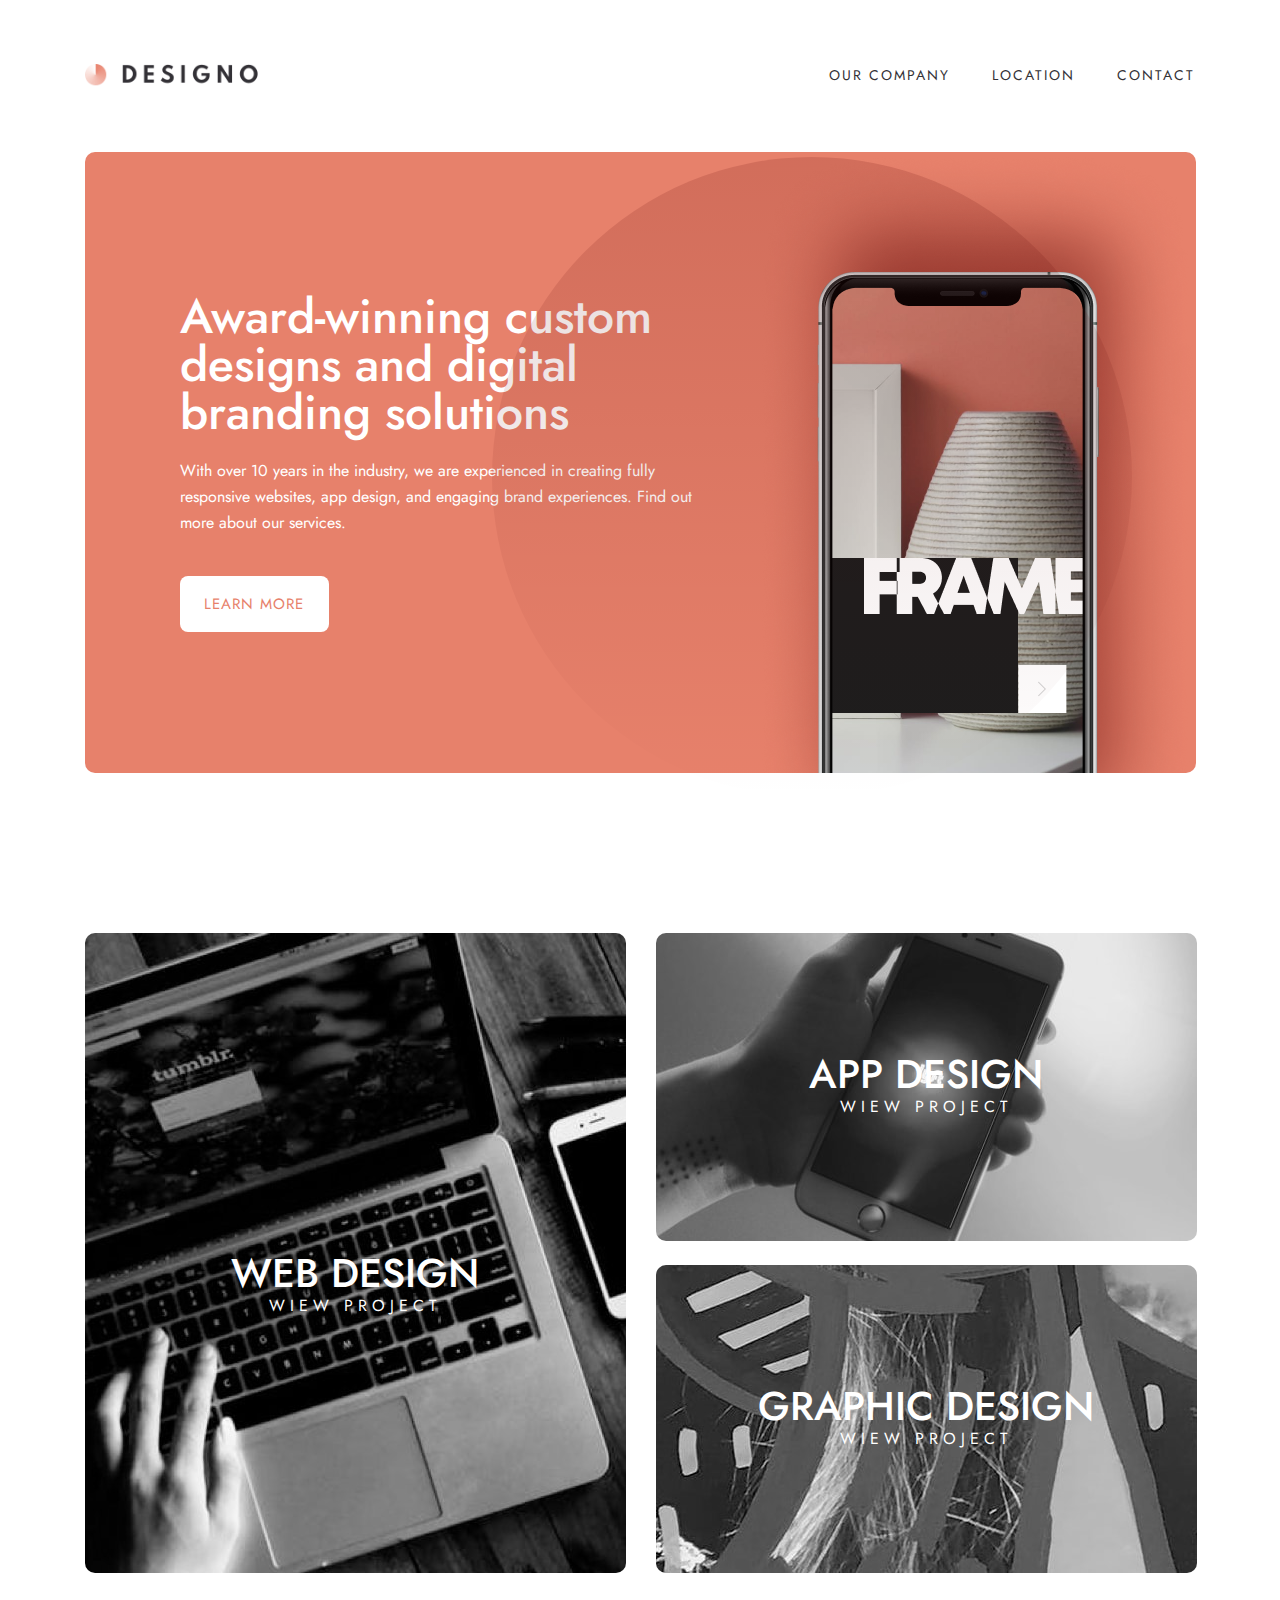
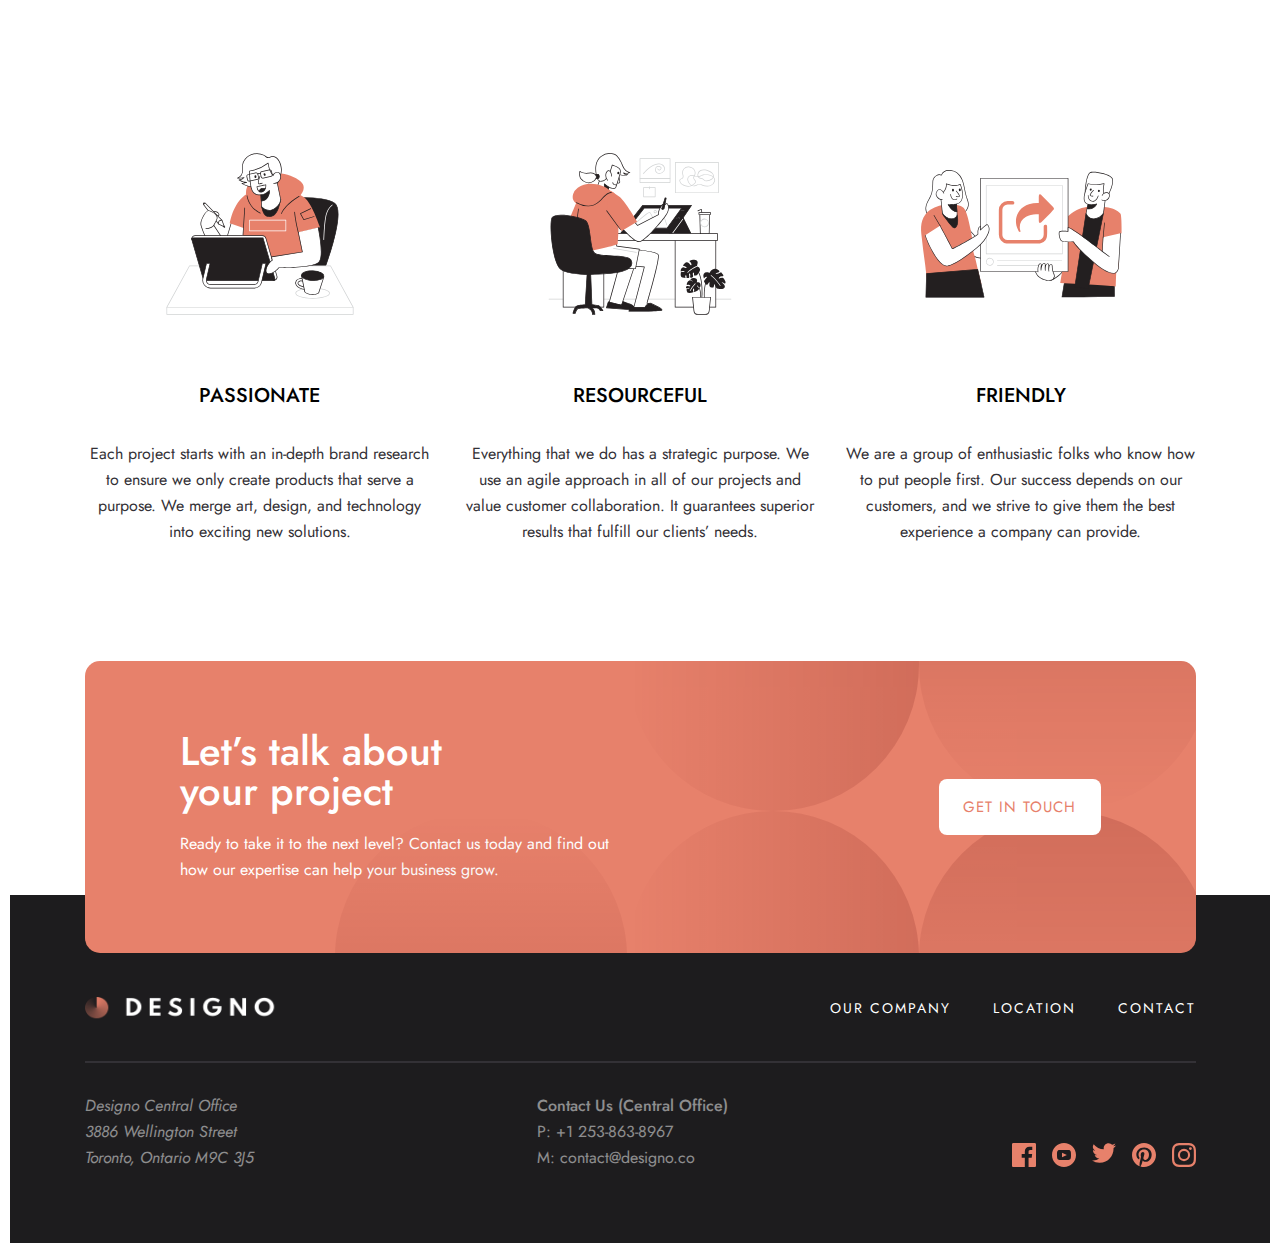
<file: index.html>
<!DOCTYPE html>
<html lang="en">
  <head>
    <meta charset="UTF-8" />
    <meta name="viewport" content="width=device-width, initial-scale=1.0" />
    <title>Home</title>
    <link rel="apple-touch-icon" sizes="180x180" href="/apple-touch-icon.png" />
    <link rel="icon" type="image/png" sizes="32x32" href="/favicon-32x32.png" />
    <link rel="icon" type="image/png" sizes="16x16" href="/favicon-16x16.png" />
    <link rel="manifest" href="/site.webmanifest" />
    <link rel="mask-icon" href="/safari-pinned-tab.svg" color="#00a5d4" />
    <meta name="msapplication-TileColor" content="#00a300" />
    <meta name="theme-color" content="#ffffff" />
    <link rel="stylesheet" href="./css/home.css" />
  </head>
  <body>
    <script></script>

    <header>
      <nav>
        <div class="container">
          <div class="navigation">
            <img src="./images/shared/desktop/logo-dark.png" alt="logo" />
            <a href="./menu.html">
              <img
                class="icon-hamburger"
                src="./images/shared/mobile/icon-hamburger.svg"
                alt="icon-hamburger"
            /></a>
            <ul class="menu">
              <li><a href="./pages/about.html">our company</a></li>
              <li><a href="./pages/location.html">location</a></li>
              <li><a href="./pages/contact.html">contact</a></li>
            </ul>
          </div>
        </div>
      </nav>
      <div class="container">
        <div class="award-winning-main">
          <div class="award-winning-main-title">
            <h1>Award-winning custom designs and digital branding solutions</h1>
            <p>
              With over 10 years in the industry, we are experienced in creating
              fully responsive websites, app design, and engaging brand
              experiences. Find out more about our services.
            </p>
            <div class="button">
              <a href="#" class="btn btn-on-dark">Learn More</a>
            </div>
          </div>
          <img src="./images/home/phone-img.png" alt="phone" />
          <img
            class="circle"
            src="./images/home/desktop/bg-pattern-hero-home.svg"
            alt="img"
          />
        </div>
      </div>
    </header>
    <main>
      <section>
        <div class="container">
          <div class="design-main">
            <a href="./pages/web-design.html">
              <div class="web-design">
                <h2>WEB DESIGN</h2>
                <p>WIEW PROJECT</p>
              </div>
            </a>
            <div class="app-fraphic-design">
              <a href="./pages/app-design.html">
                <div class="app-design">
                  <h2>APP DESIGN</h2>
                  <p>WIEW PROJECT</p>
                </div>
              </a>
              <a href="./pages/grapic-design.html">
                <div class="graphic-design">
                  <h2>GRAPHIC DESIGN</h2>
                  <p>WIEW PROJECT</p>
                </div>
              </a>
            </div>
          </div>
        </div>
      </section>
      <section>
        <div class="container">
          <div class="passionate-resourceful-frendly-main">
            <div class="passionate-resourceful-frendly">
              <img
                src="./images/home/desktop/illustration-passionate.svg"
                alt="passionate"
              />
              <div class="for-tablat-diiv">
                <h3>PASSIONATE</h3>
                <p>
                  Each project starts with an in-depth brand research to ensure
                  we only create products that serve a purpose. We merge art,
                  design, and technology into exciting new solutions.
                </p>
              </div>
            </div>
            <div class="passionate-resourceful-frendly">
              <img
                src="./images/home/desktop/illustration-resourceful.svg"
                alt="passionate"
              />
              <div class="for-tablat-diiv">
                <h3>RESOURCEFUL</h3>
                <p>
                  Everything that we do has a strategic purpose. We use an agile
                  approach in all of our projects and value customer
                  collaboration. It guarantees superior results that fulfill our
                  clients’ needs.
                </p>
              </div>
            </div>
            <div class="passionate-resourceful-frendly">
              <img
                src="./images/home/desktop/illustration-friendly.svg"
                alt="passionate"
              />
              <div class="for-tablat-diiv">
                <h3>FRIENDLY</h3>
                <p>
                  We are a group of enthusiastic folks who know how to put
                  people first. Our success depends on our customers, and we
                  strive to give them the best experience a company can provide.
                </p>
              </div>
            </div>
          </div>
        </div>
      </section>
    </main>
    <footer>
      <div class="container">
        <div class="footer-all">
          <div class="lets-talk-main">
            <div class="lets-talk-title">
              <h2>Let’s talk about your project</h2>
              <p>
                Ready to take it to the next level? Contact us today and find
                out how our expertise can help your business grow.
              </p>
            </div>
            <div class="lets-talk-btn">
              <a href="#" class="btn btn-on-dark">Get in touch</a>
            </div>
            <img
              class="footer-bg-img"
              src="./images/shared/desktop/bg-pattern-call-to-action.svg"
              alt="bg-pattern-call-to-action"
            />
          </div>
          <div class="designo-main">
            <div class="designo">
              <img src="./images/shared/desktop/logo-light.png" alt="designo" />
              <ul class="menu-footer">
                <li><a href="./pages/about.html">our company</a></li>
                <li><a href="./pages/location.html">location</a></li>
                <li><a href="./pages/contact.html">contact</a></li>
              </ul>
            </div>
            <span class="line"></span>
            <div class="nav-footer">
              <address class="address">
                <h4>Designo Central Office</h4>
                <p>3886 Wellington Street</p>
                <p>Toronto, Ontario M9C 3J5</p>
              </address>
              <div class="contact">
                <h4>Contact Us (Central Office)</h4>
                <a href="tel:+12538638967">P: +1 253-863-8967</a>
                <a href="mailto:contact@designo.co">M: contact@designo.co</a>
              </div>
              <div class="web-sites">
                <a href="https://www.facebook.com">
                  <img
                    src="./images/shared/desktop/icon-facebook.svg"
                    alt="icon-facebook"
                /></a>
                <a href="https://www.youtube.com">
                  <img
                    src="./images/shared/desktop/icon-youtube.svg"
                    alt="icon-instagram"
                /></a>
                <a href="https://www.twitter.com">
                  <img
                    src="./images/shared/desktop/icon-twitter.svg"
                    alt="icon-instagram"
                /></a>
                <a href="https://www.pinterest.com">
                  <img
                    src="./images/shared/desktop/icon-pinterest.svg"
                    alt="icon-instagram"
                /></a>
                <a href="https://www.instagram.com">
                  <img
                    src="./images/shared/desktop/icon-instagram.svg"
                    alt="icon-instagram"
                /></a>
              </div>
            </div>
          </div>
        </div>
      </div>
    </footer>
  </body>
</html>
</file>
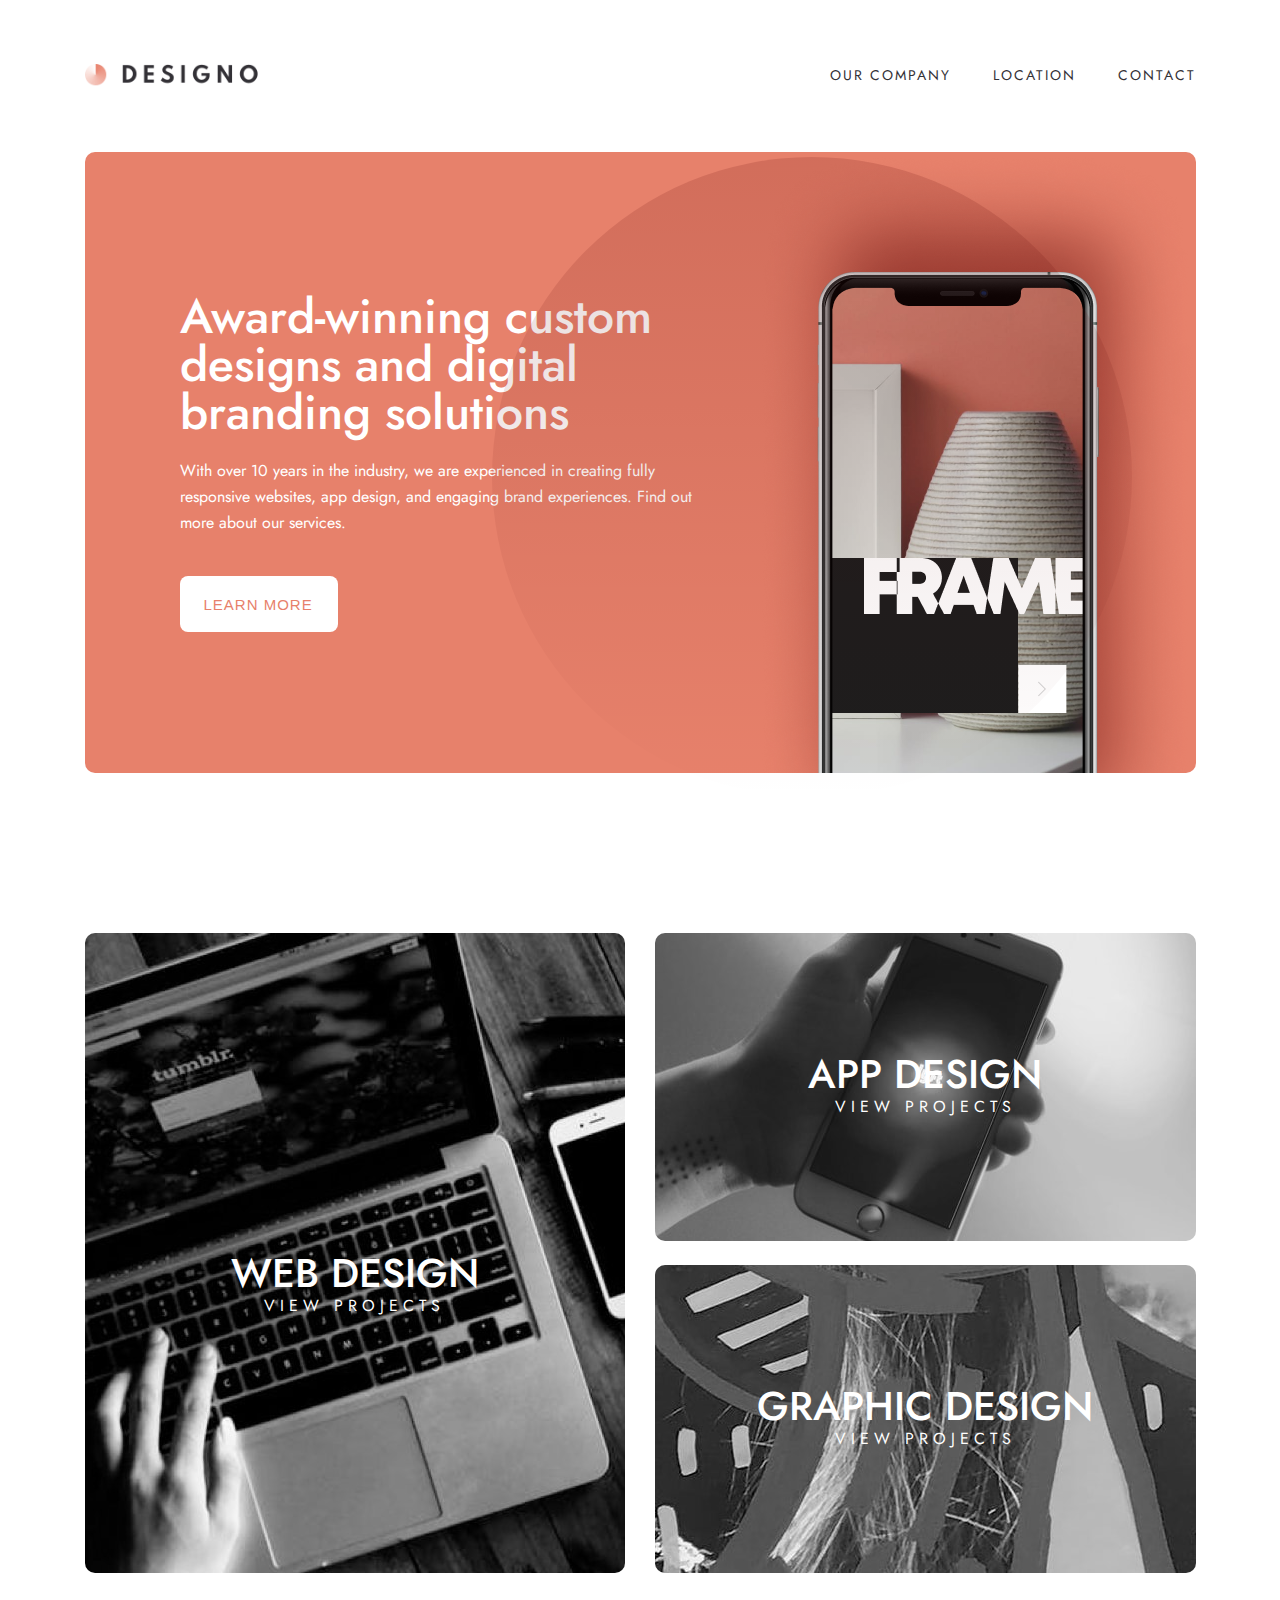
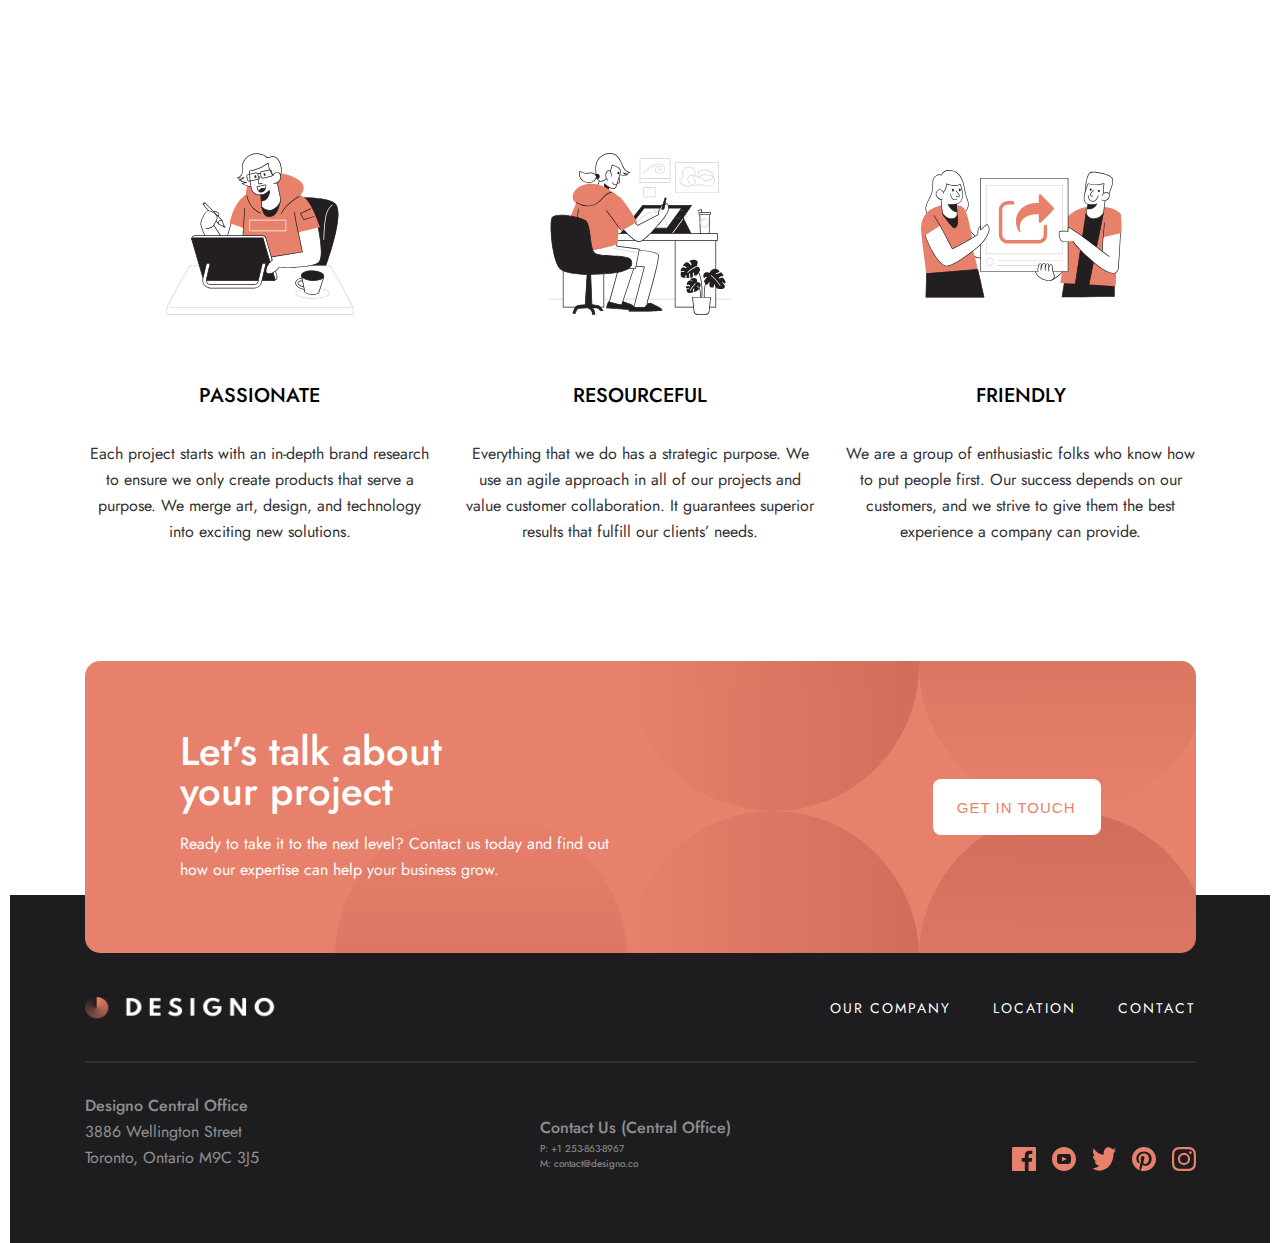
<file: pages/index.html>
<!DOCTYPE html>
<html lang="en">
  <head>
    <meta charset="UTF-8" />
    <meta name="viewport" content="width=device-width, initial-scale=1.0" />
    <title>Home</title>
    <link rel="stylesheet" href="../css/home.css" />
  </head>
  <body>
    <header>
      <nav>
        <div class="container">
          <div class="navigation">
            <img src="../images/shared/desktop/logo-dark.png" alt="logo" />
            <ul class="menu">
              <li><a href="./about.html">our company</a></li>
              <li><a href="./location.html">location</a></li>
              <li><a href="./contact.html">contact</a></li>
            </ul>
          </div>
        </div>
      </nav>
      <div class="container">
        <div class="award-winning-main">
          <div class="award-winning-main-title">
            <h1>Award-winning custom designs and digital branding solutions</h1>
            <p>
              With over 10 years in the industry, we are experienced in creating
              fully responsive websites, app design, and engaging brand
              experiences. Find out more about our services.
            </p>
            <div class="button">
              <button class="btn btn-on-dark">Learn More</button>
            </div>
          </div>
          <img src="../images/home/phone-img.png" alt="phone" />
          <img
            class="circle"
            src="../images/home/desktop/bg-pattern-hero-home.svg"
            alt="img"
          />
        </div>
      </div>
    </header>
    <main>
      <section>
        <div class="container">
          <div class="design-main">
            <div class="web-design">
              <h2>WEB DESIGN</h2>
              <p>VIEW PROJECTS</p>
            </div>
            <div class="app-fraphic-design">
              <div class="app-design">
                <h2>APP DESIGN</h2>
                <p>VIEW PROJECTS</p>
              </div>
              <div class="graphic-design">
                <h2>GRAPHIC DESIGN</h2>
                <p>VIEW PROJECTS</p>
              </div>
            </div>
          </div>
        </div>
      </section>
      <section>
        <div class="container">
          <div class="passionate-resourceful-frendly-main">
            <div class="passionate-resourceful-frendly">
              <img
                src="../images/home/desktop/illustration-passionate.svg"
                alt="passionate"
              />
              <h3>PASSIONATE</h3>
              <p>
                Each project starts with an in-depth brand research to ensure we
                only create products that serve a purpose. We merge art, design,
                and technology into exciting new solutions.
              </p>
            </div>
            <div class="passionate-resourceful-frendly">
              <img
                src="../images/home/desktop/illustration-resourceful.svg"
                alt="passionate"
              />
              <h3>RESOURCEFUL</h3>
              <p>
                Everything that we do has a strategic purpose. We use an agile
                approach in all of our projects and value customer
                collaboration. It guarantees superior results that fulfill our
                clients’ needs.
              </p>
            </div>
            <div class="passionate-resourceful-frendly">
              <img
                src="../images/home/desktop/illustration-friendly.svg"
                alt="passionate"
              />
              <h3>FRIENDLY</h3>
              <p>
                We are a group of enthusiastic folks who know how to put people
                first. Our success depends on our customers, and we strive to
                give them the best experience a company can provide.
              </p>
            </div>
          </div>
        </div>
      </section>
    </main>
    <footer>
      <div class="container">
        <div class="footer-all">
          <div class="lets-talk-main">
            <div class="lets-talk-title">
              <h2>Let’s talk about your project</h2>
              <p>
                Ready to take it to the next level? Contact us today and find
                out how our expertise can help your business grow.
              </p>
            </div>
            <div class="lets-talk-btn">
              <button class="btn btn-on-dark">Get in touch</button>
            </div>
            <img
              class="footer-bg-img"
              src="../images/shared/desktop/bg-pattern-call-to-action.svg"
              alt="bg-pattern-call-to-action"
            />
          </div>
          <div class="designo-main">
            <div class="designo">
              <img
                src="../images/shared/desktop/logo-light.png"
                alt="designo"
              />
              <ul class="menu-footer">
                <li><a href="./about.html">our company</a></li>
                <li><a href="#">location</a></li>
                <li><a href="#">contact</a></li>
              </ul>
            </div>
            <span class="line"></span>
            <div class="nav-footer">
              <div class="address">
                <h4>Designo Central Office</h4>
                <p>3886 Wellington Street</p>
                <p>Toronto, Ontario M9C 3J5</p>
              </div>
              <div class="contact">
                <h4>Contact Us (Central Office)</h4>
                <p>P: +1 253-863-8967</p>
                <p>M: contact@designo.co</p>
              </div>
              <div class="web-sites">
                <img
                  src="../images/shared/desktop/icon-facebook.svg"
                  alt="icon-facebook"
                />
                <img
                  src="../images/shared/desktop/icon-youtube.svg"
                  alt="icon-instagram"
                />
                <img
                  src="../images/shared/desktop/icon-twitter.svg"
                  alt="icon-instagram"
                />
                <img
                  src="../images/shared/desktop/icon-pinterest.svg"
                  alt="icon-instagram"
                />
                <img
                  src="../images/shared/desktop/icon-instagram.svg"
                  alt="icon-instagram"
                />
              </div>
            </div>
          </div>
        </div>
      </div>
    </footer>
  </body>
</html>
</file>
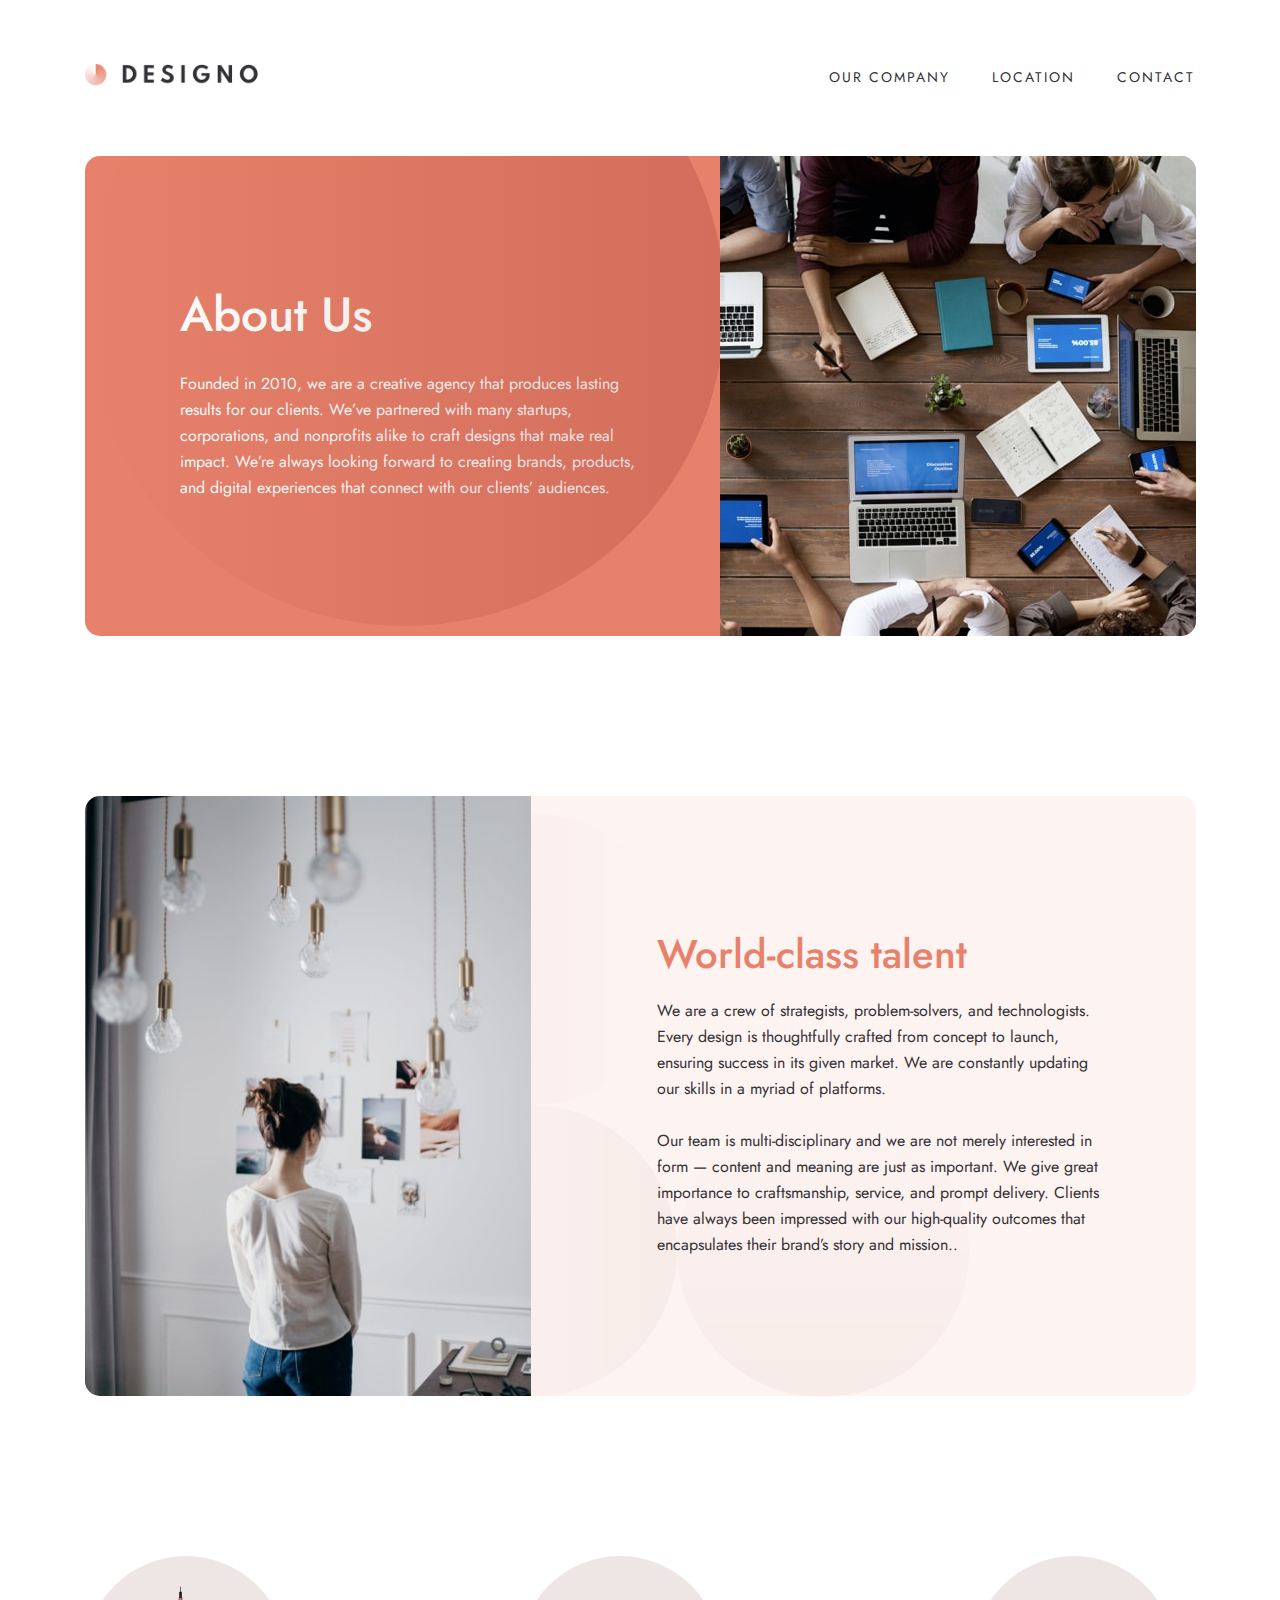
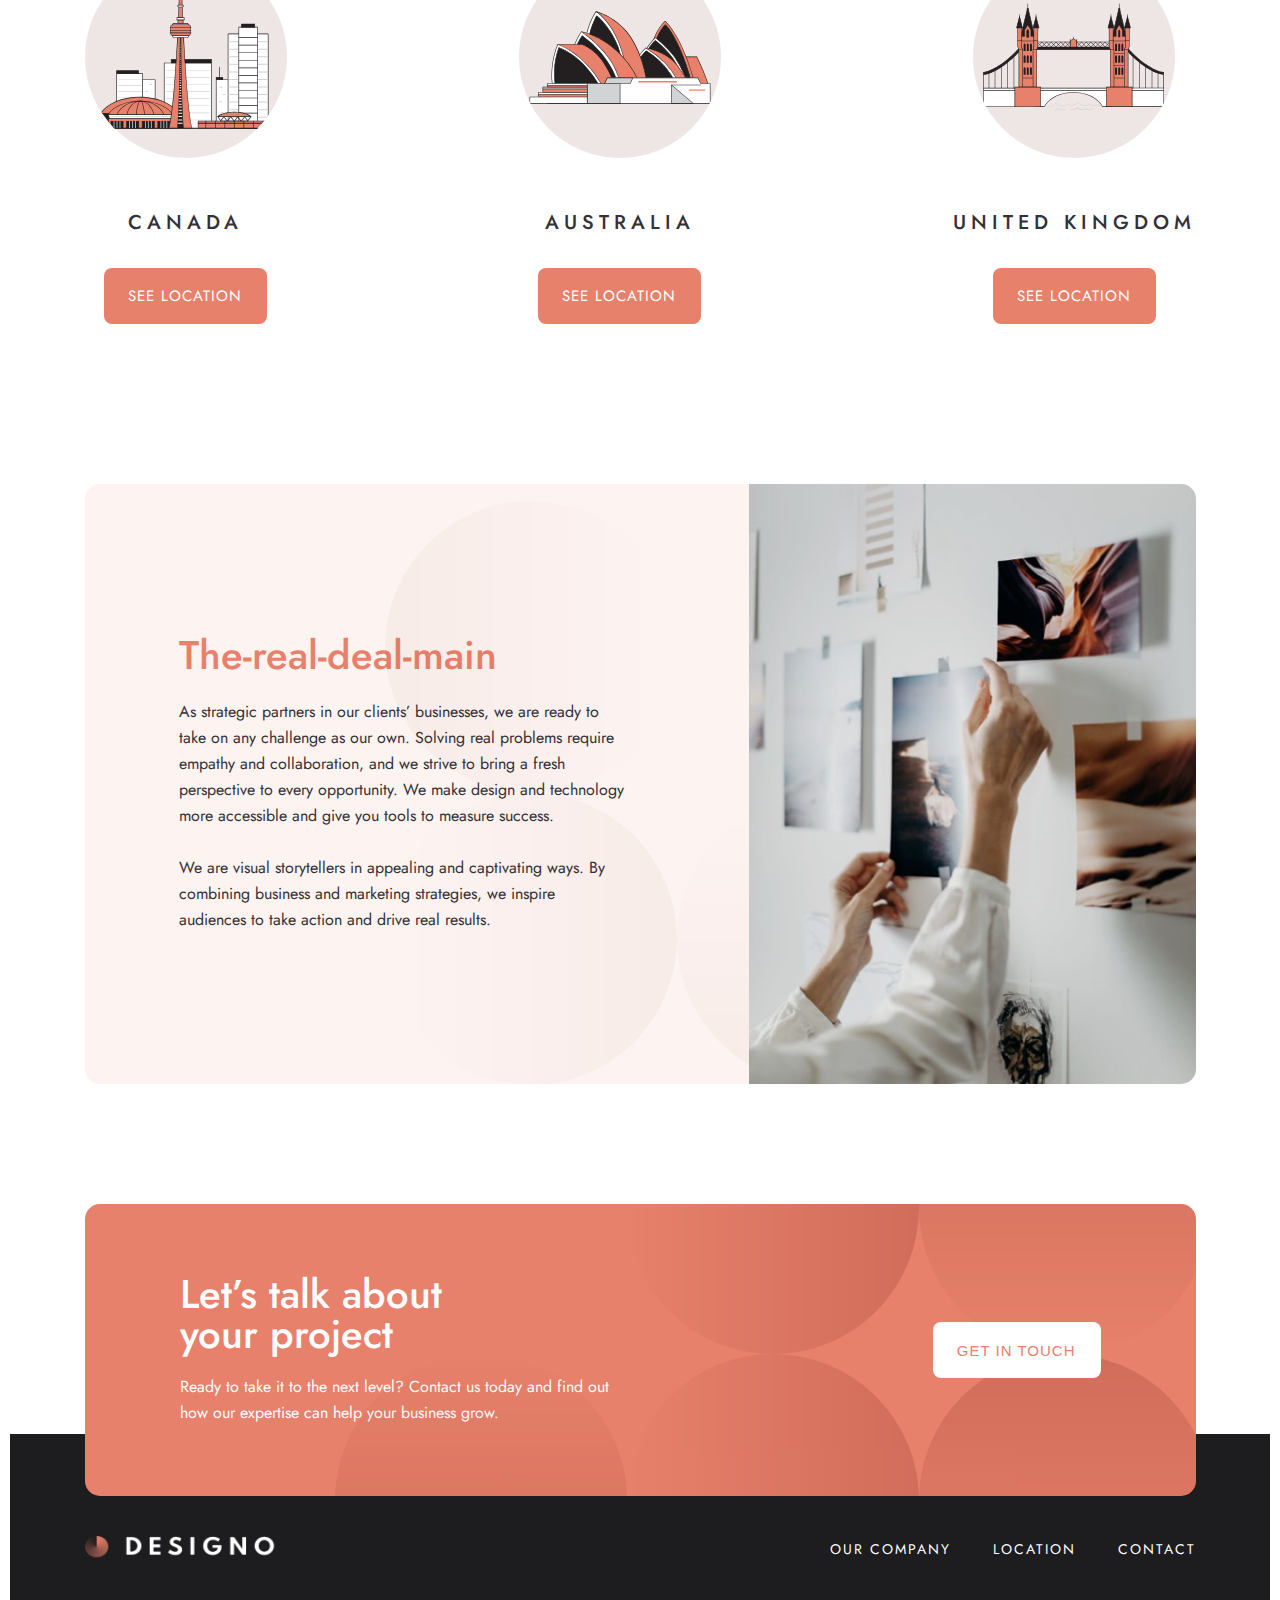
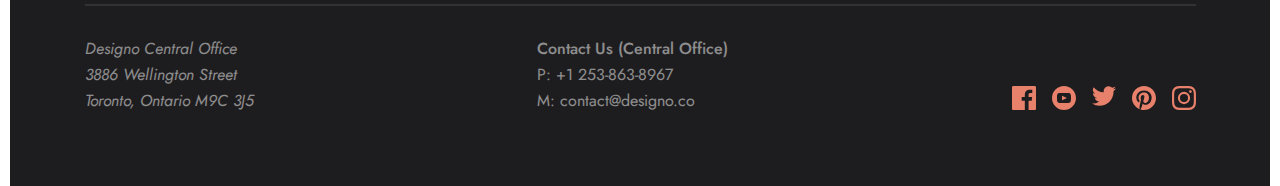
<file: pages/about.html>
<!DOCTYPE html>
<html lang="en">
  <head>
    <meta charset="UTF-8" />
    <meta name="viewport" content="width=device-width, initial-scale=1.0" />
    <title>about</title>
    <link rel="stylesheet" href="../css/about.css" />
  </head>
  <body>
    <header>
      <nav>
        <div class="container">
          <div class="navigation">
            <a href="../index.html">
              <img src="../images/shared/desktop/logo-dark.png" alt="logo"
            /></a>
            <a href="../pages/menu.html">
              <img
                class="icon-hamburger"
                src="../images/shared/mobile/icon-hamburger.svg"
            /></a>
            <ul class="menu">
              <li><a href="./about.html">our company</a></li>
              <li><a href="./location.html">location</a></li>
              <li><a href="./contact.html">contact</a></li>
            </ul>
          </div>
        </div>
      </nav>
      <div class="container">
        <div class="about-us-main">
          <img
            src="../images/about/mobile/image-about-hero.jpg"
            alt="mobile"
            class="for-mb-about-hero"
          />
          <img
            src="../images/about/tablet/image-about-hero.jpg"
            alt="tablet"
            class="for-tablet-about-bg"
          />
          <div class="about-us-title">
            <h1>about us</h1>
            <p>
              Founded in 2010, we are a creative agency that produces lasting
              results for our clients. We’ve partnered with many startups,
              corporations, and nonprofits alike to craft designs that make real
              impact. We’re always looking forward to creating brands, products,
              and digital experiences that connect with our clients’ audiences.
            </p>
          </div>
          <img
            src="../images/about/desktop/image-about-hero.jpg"
            alt="about"
            class="main-bg-about"
          />
          <img
            src="../images/about/desktop/bg-pattern-hero-about-desktop.svg"
            class="about-bg"
          />
        </div>
      </div>
    </header>
    <main>
      <section>
        <div class="container">
          <div class="world-class-talent-main">
            <img
              src="../images/about/mobile/image-world-class-talent.jpg"
              alt="mobile"
              class="for-mb-world-class-bg"
            />
            <img
              src="../images/about/tablet/image-world-class-talent.jpg"
              alt="girl"
              class="for-tablat-world-class-bg"
            />
            <img
              src="../images/about/desktop/image-world-class-talent.jpg"
              alt="world-class-talent-main"
              class="world-class-talent-main-img"
            />
            <img
              src="../images/shared/desktop/bg-pattern-three-circles.svg"
              alt="img"
              class="world-class-talent-main-bg"
            />
            <div class="world-class-talent-title">
              <h2>World-class talent</h2>
              <p>
                We are a crew of strategists, problem-solvers, and
                technologists. Every design is thoughtfully crafted from concept
                to launch, ensuring success in its given market. We are
                constantly updating our skills in a myriad of platforms.
                <br />
                <br />
                Our team is multi-disciplinary and we are not merely interested
                in form — content and meaning are just as important. We give
                great importance to craftsmanship, service, and prompt delivery.
                Clients have always been impressed with our high-quality
                outcomes that encapsulates their brand’s story and mission..
              </p>
            </div>
          </div>
        </div>
      </section>
      <section>
        <div class="container">
          <div class="canada-australia-uk-main">
            <div class="canada-australia-uk">
              <img
                src="../images/shared/desktop/illustration-canada.svg"
                alt="canada"
                class="canada-australia-uk-images"
              />
              <h3>canada</h3>
              <a href="#" class="btn btn-on-light">see location</a>
            </div>
            <div class="canada-australia-uk">
              <img
                src="../images/shared/desktop/illustration-australia.svg"
                alt="canada"
                class="canada-australia-uk-images"
              />
              <h3>australia</h3>
              <a href="#" class="btn btn-on-light">see location</a>
            </div>
            <div class="canada-australia-uk">
              <img
                src="../images/shared/desktop/illustration-united-kingdom.svg"
                alt="canada"
                class="canada-australia-uk-images"
              />
              <h3>united kingdom</h3>
              <a href="#" class="btn btn-on-light">see location</a>
            </div>
          </div>
        </div>
      </section>
      <section>
        <div class="container">
          <div class="the-real-deal-main">
            <img
              src="../images/about/mobile/image-real-deal.jpg"
              alt="mb"
              class="for-mb-deal-img"
            />
            <img
              src="../images/about/tablet/image-real-deal.jpg"
              alt="deal"
              class="for-tablet-deal-img"
            />
            <div class="the-real-deal-main-title">
              <h2>The-real-deal-main</h2>
              <p>
                As strategic partners in our clients’ businesses, we are ready
                to take on any challenge as our own. Solving real problems
                require empathy and collaboration, and we strive to bring a
                fresh perspective to every opportunity. We make design and
                technology more accessible and give you tools to measure
                success.
                <br /><br />
                We are visual storytellers in appealing and captivating ways. By
                combining business and marketing strategies, we inspire
                audiences to take action and drive real results.
              </p>
            </div>
            <img
              src="../images/about/desktop/image-real-deal.jpg"
              alt="the-real-deal-main"
              class="the-real-deal-main-img"
            />
            <img
              src="../images/shared/desktop/bg-pattern-three-circles.svg"
              alt="img"
              class="the-real-deal-main-bg"
            />
          </div>
        </div>
      </section>
    </main>
    <footer>
      <div class="container">
        <div class="footer-all">
          <div class="lets-talk-main">
            <div class="lets-talk-title">
              <h2>Let’s talk about your project</h2>
              <p>
                Ready to take it to the next level? Contact us today and find
                out how our expertise can help your business grow.
              </p>
            </div>
            <div class="lets-talk-btn">
              <button class="btn btn-on-dark">Get in touch</button>
            </div>
            <img
              class="footer-bg-img"
              src="../images/shared/desktop/bg-pattern-call-to-action.svg"
              alt="bg-pattern-call-to-action"
            />
          </div>
          <div class="designo-main">
            <div class="designo">
              <a href="../index.html">
                <img
                  src="../images/shared/desktop/logo-light.png"
                  alt="designo"
              /></a>
              <ul class="menu-footer">
                <li><a href="./about.html">our company</a></li>
                <li><a href="./location.html">location</a></li>
                <li><a href="./contact.html">contact</a></li>
              </ul>
            </div>
            <span class="line"></span>
            <div class="nav-footer">
              <address class="address">
                <h4>Designo Central Office</h4>
                <p>3886 Wellington Street</p>
                <p>Toronto, Ontario M9C 3J5</p>
              </address>
              <div class="contact">
                <h4>Contact Us (Central Office)</h4>
                <a href="tel:+12538638967">P: +1 253-863-8967</a>
                <a href="mailto:contact@designo.co">M: contact@designo.co</a>
              </div>
              <div class="web-sites">
                <a href="https://www.facebook.com">
                  <img
                    src="../images/shared/desktop/icon-facebook.svg"
                    alt="icon-facebook"
                /></a>
                <a href="https://www.youtube.com">
                  <img
                    src="../images/shared/desktop/icon-youtube.svg"
                    alt="icon-instagram"
                /></a>
                <a href="https://www.twitter.com">
                  <img
                    src="../images/shared/desktop/icon-twitter.svg"
                    alt="icon-instagram"
                /></a>
                <a href="https://www.pinterest.com">
                  <img
                    src="../images/shared/desktop/icon-pinterest.svg"
                    alt="icon-instagram"
                /></a>
                <a href="https://www.instagram.com">
                  <img
                    src="../images/shared/desktop/icon-instagram.svg"
                    alt="icon-instagram"
                /></a>
              </div>
            </div>
          </div>
        </div>
      </div>
    </footer>
  </body>
</html>
</file>
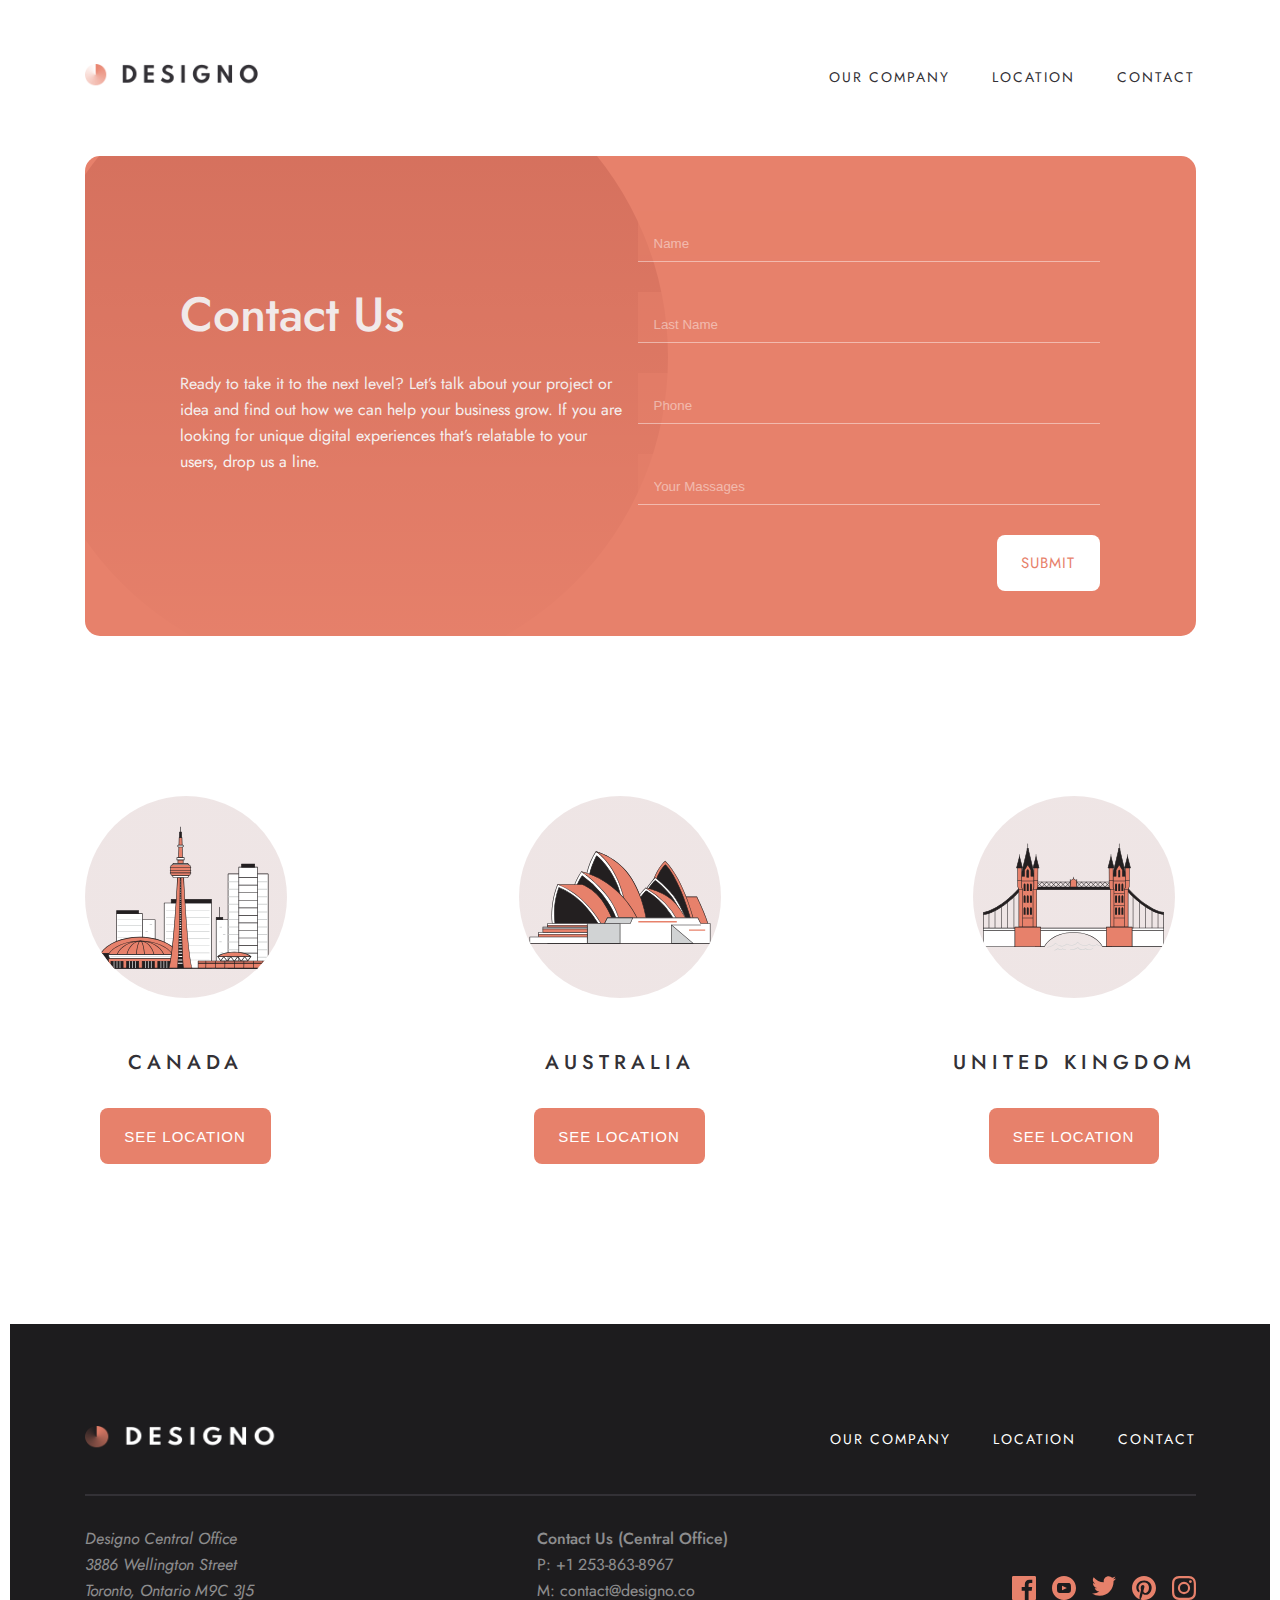
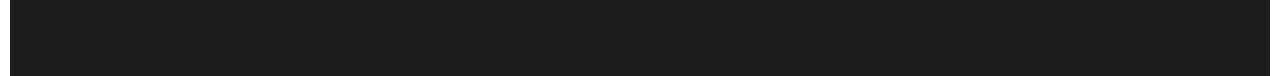
<file: pages/contact.html>
<!DOCTYPE html>
<html lang="en">
  <head>
    <meta charset="UTF-8" />
    <meta name="viewport" content="width=device-width, initial-scale=1.0" />
    <title>contact us</title>
    <link rel="stylesheet" href="../css/contact.css" />
  </head>
  <body>
    <header>
      <nav>
        <div class="container">
          <div class="navigation">
            <a href="../index.html">
              <img src="../images/shared/desktop/logo-dark.png" alt="logo"
            /></a>
            <a href="../pages/menu.html">
              <img
                class="icon-hamburger"
                src="../images/shared/mobile/icon-hamburger.svg"
            /></a>
            <ul class="menu">
              <li><a href="./about.html">our company</a></li>
              <li><a href="./location.html">location</a></li>
              <li><a href="./contact.html">contact</a></li>
            </ul>
          </div>
        </div>
      </nav>
      <div class="container">
        <form action="#" class="form">
          <img
            src="../images/home/desktop/bg-pattern-hero-home.svg"
            alt="img"
            class="contact-main-bg"
          />
          <div class="contact-title">
            <h1>Contact Us</h1>
            <p>
              Ready to take it to the next level? Let’s talk about your project
              or idea and find out how we can help your business grow. If you
              are looking for unique digital experiences that’s relatable to
              your users, drop us a line.
            </p>
          </div>
          <label class="labels">
            <input type="text" placeholder="Name" />
            <input type="text" placeholder="Last Name" />
            <input type="tel" placeholder="Phone" />
            <input
              type="textarea"
              class="textarea"
              placeholder="Your Massages"
            />
            <span><a href="#" class="btn btn-on-dark">submit</a></span>
          </label>
        </form>
      </div>
    </header>
    <main>
      <section>
        <div class="container">
          <div class="canada-australia-uk-main">
            <div class="canada-australia-uk">
              <img
                src="../images/shared/desktop/illustration-canada.svg"
                alt="canada"
                class="canada-australia-uk-images"
              />
              <h3>canada</h3>
              <button class="btn btn-on-light">see location</button>
            </div>
            <div class="canada-australia-uk">
              <img
                src="../images/shared/desktop/illustration-australia.svg"
                alt="canada"
                class="canada-australia-uk-images"
              />
              <h3>australia</h3>
              <button class="btn btn-on-light">see location</button>
            </div>
            <div class="canada-australia-uk">
              <img
                src="../images/shared/desktop/illustration-united-kingdom.svg"
                alt="canada"
                class="canada-australia-uk-images"
              />
              <h3>united kingdom</h3>
              <button class="btn btn-on-light">see location</button>
            </div>
          </div>
        </div>
      </section>
    </main>
    <footer>
      <div class="container">
        <div class="designo-main">
          <div class="designo">
            <a href="../index.html">
              <img src="../images/shared/desktop/logo-light.png" alt="designo"
            /></a>
            <ul class="menu-footer">
              <li><a href="./about.html">our company</a></li>
              <li><a href="./location.html">location</a></li>
              <li><a href="./contact.html">contact</a></li>
            </ul>
          </div>
          <span class="line"></span>
          <div class="nav-footer">
            <address class="address">
              <h4>Designo Central Office</h4>
              <p>3886 Wellington Street</p>
              <p>Toronto, Ontario M9C 3J5</p>
            </address>
            <div class="contact">
              <h4>Contact Us (Central Office)</h4>
              <a href="tel:+12538638967">P: +1 253-863-8967</a>
              <a href="mailto:contact@designo.co">M: contact@designo.co</a>
            </div>
            <div class="web-sites">
              <a href="https://www.facebook.com">
                <img
                  src="../images/shared/desktop/icon-facebook.svg"
                  alt="icon-facebook"
              /></a>
              <a href="https://www.youtube.com">
                <img
                  src="../images/shared/desktop/icon-youtube.svg"
                  alt="icon-instagram"
              /></a>
              <a href="https://www.twitter.com">
                <img
                  src="../images/shared/desktop/icon-twitter.svg"
                  alt="icon-instagram"
              /></a>
              <a href="https://www.pinterest.com">
                <img
                  src="../images/shared/desktop/icon-pinterest.svg"
                  alt="icon-instagram"
              /></a>
              <a href="https://www.instagram.com">
                <img
                  src="../images/shared/desktop/icon-instagram.svg"
                  alt="icon-instagram"
              /></a>
            </div>
          </div>
        </div>
      </div>
    </footer>
  </body>
</html>
</file>
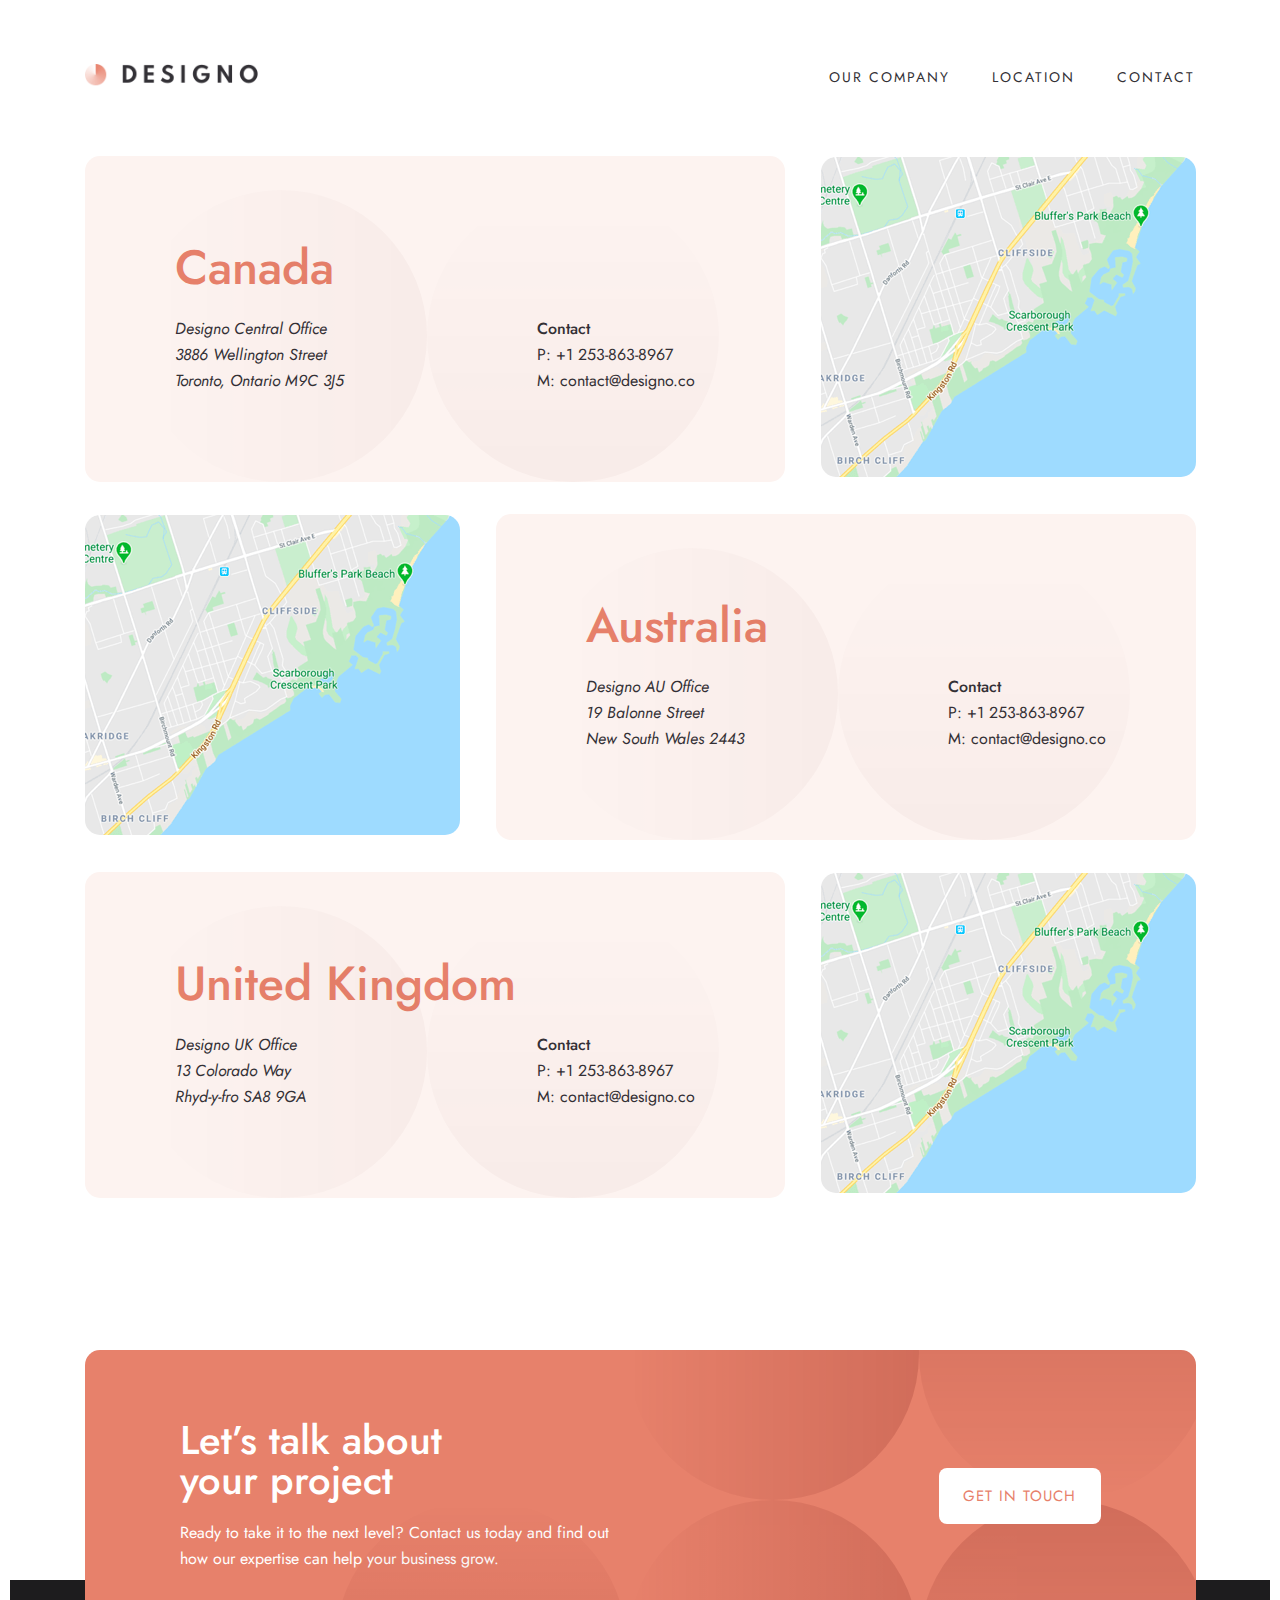
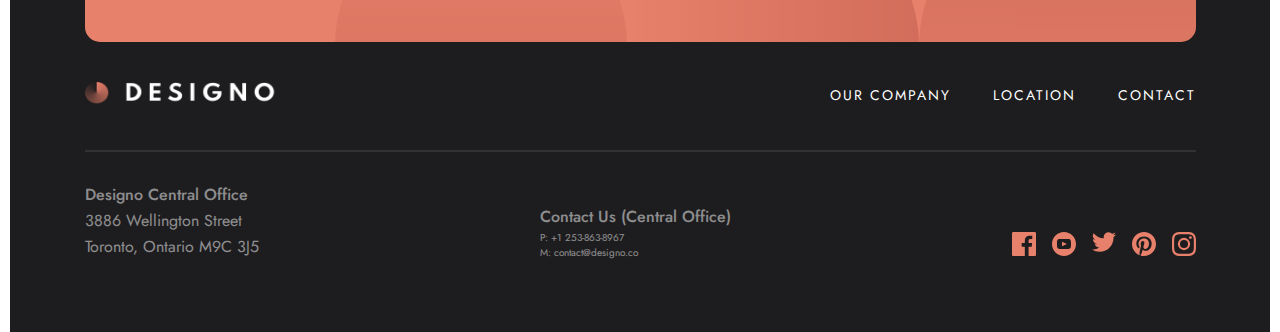
<file: pages/location.html>
<!DOCTYPE html>
<html lang="en">
  <head>
    <meta charset="UTF-8" />
    <meta name="viewport" content="width=device-width, initial-scale=1.0" />
    <title>location</title>
    <link rel="stylesheet" href="../css/location.css" />
  </head>
  <body>
    <header>
      <nav>
        <div class="container">
          <div class="navigation">
            <a href="../index.html">
              <img src="../images/shared/desktop/logo-dark.png" alt="logo"
            /></a>
            <a href="#">
              <img
                class="icon-hamburger"
                src="../images/shared/mobile/icon-hamburger.svg"
                alt="icon-hamburger"
            /></a>
            <ul class="menu">
              <li><a href="./about.html">our company</a></li>
              <li><a href="./location.html">location</a></li>
              <li><a href="./contact.html">contact</a></li>
            </ul>
          </div>
        </div>
      </nav>
      <div class="container">
        <div class="canada-uk-main">
          <img
            src="../images/locations/tablet/image-map-canada.png"
            alt="canada"
            class="canada-mb-img"
          />
          <div class="canada-uk">
            <img
              src="../images/shared/desktop/bg-pattern-two-circles.svg"
              alt="two"
              class="location-two-cicrle"
            />

            <h1>canada</h1>
            <div class="info">
              <address class="address-location">
                <h4>Designo Central Office</h4>
                <p>3886 Wellington Street</p>
                <p>Toronto, Ontario M9C 3J5</p>
              </address>
              <div class="contact-location">
                <h4>Contact</h4>
                <a href="tel:+12538638967">P: +1 253-863-8967</a>
                <a href="mailto:contact@designo.co">M: contact@designo.co</a>
              </div>
            </div>
          </div>
          <div class="map-canada-uk">
            <img
              src="../images/locations/desktop/image-map-canada.png"
              alt="canada"
              class="map-canada-uk"
            />
          </div>
        </div>
        <div class="canada-uk-main">
          <div class="map-canada-uk">
            <img
              src="../images/locations/desktop/image-map-canada.png"
              alt="canada"
            />
          </div>
          <img
            src="../images/locations/tablet/image-map-australia.png"
            alt="Australia"
            class="australia-tablet-map"
          />
          <div class="canada-uk">
            <img
              src="../images/shared/desktop/bg-pattern-two-circles.svg"
              alt="two"
              class="location-two-cicrle"
            />
            <h1>Australia</h1>
            <div class="info">
              <address class="address-location">
                <h4>Designo AU Office</h4>
                <p>19 Balonne Street</p>
                <p>New South Wales 2443</p>
              </address>
              <div class="contact-location">
                <h4>Contact</h4>
                <a href="tel:+12538638967">P: +1 253-863-8967</a>
                <a href="mailto:contact@designo.co">M: contact@designo.co</a>
              </div>
            </div>
          </div>
        </div>
        <div class="canada-uk-main">
          <img
            src="../images/locations/tablet/image-map-uk.png"
            alt="UK"
            class="uk-tablet-map"
          />
          <div class="canada-uk">
            <img
              src="../images/shared/desktop/bg-pattern-two-circles.svg"
              alt="two"
              class="location-two-cicrle"
            />
            <h1>united kingdom</h1>
            <div class="info">
              <address class="address-location">
                <h4>Designo UK Office</h4>
                <p>13 Colorado Way</p>
                <p>Rhyd-y-fro SA8 9GA</p>
              </address>
              <div class="contact-location">
                <h4>Contact</h4>
                <a href="tel:+12538638967">P: +1 253-863-8967</a>
                <a href="mailto:contact@designo.co">M: contact@designo.co</a>
              </div>
            </div>
          </div>
          <div class="map-canada-uk">
            <img
              src="../images/locations/desktop/image-map-canada.png"
              alt="canada"
            />
          </div>
        </div>
      </div>
    </header>
    <footer>
      <div class="container">
        <div class="footer-all">
          <div class="lets-talk-main">
            <div class="lets-talk-title">
              <h2>Let’s talk about your project</h2>
              <p>
                Ready to take it to the next level? Contact us today and find
                out how our expertise can help your business grow.
              </p>
            </div>
            <div class="lets-talk-btn">
              <a href="#" class="btn btn-on-dark">Get in touch</a>
            </div>
            <img
              class="footer-bg-img"
              src="../images/shared/desktop/bg-pattern-call-to-action.svg"
              alt="bg-pattern-call-to-action"
            />
          </div>
          <div class="designo-main">
            <div class="designo">
              <a href="../index.html">
                <img
                  src="../images/shared/desktop/logo-light.png"
                  alt="designo"
              /></a>
              <ul class="menu-footer">
                <li><a href="./about.html">our company</a></li>
                <li><a href="./location.html">location</a></li>
                <li><a href="./contact.html">contact</a></li>
              </ul>
            </div>
            <span class="line"></span>
            <div class="nav-footer">
              <div class="address">
                <h4>Designo Central Office</h4>
                <p>3886 Wellington Street</p>
                <p>Toronto, Ontario M9C 3J5</p>
              </div>
              <div class="contact">
                <h4>Contact Us (Central Office)</h4>
                <p>P: +1 253-863-8967</p>
                <p>M: contact@designo.co</p>
              </div>
              <div class="web-sites">
                <a href="https://www.facebook.com">
                  <img
                    src="../images/shared/desktop/icon-facebook.svg"
                    alt="icon-facebook"
                /></a>
                <a href="https://www.youtube.com">
                  <img
                    src="../images/shared/desktop/icon-youtube.svg"
                    alt="icon-instagram"
                /></a>
                <a href="https://www.twitter.com">
                  <img
                    src="../images/shared/desktop/icon-twitter.svg"
                    alt="icon-instagram"
                /></a>
                <a href="https://www.pinterest.com">
                  <img
                    src="../images/shared/desktop/icon-pinterest.svg"
                    alt="icon-instagram"
                /></a>
                <a href="https://www.instagram.com">
                  <img
                    src="../images/shared/desktop/icon-instagram.svg"
                    alt="icon-instagram"
                /></a>
              </div>
            </div>
          </div>
        </div>
      </div>
    </footer>
  </body>
</html>
</file>
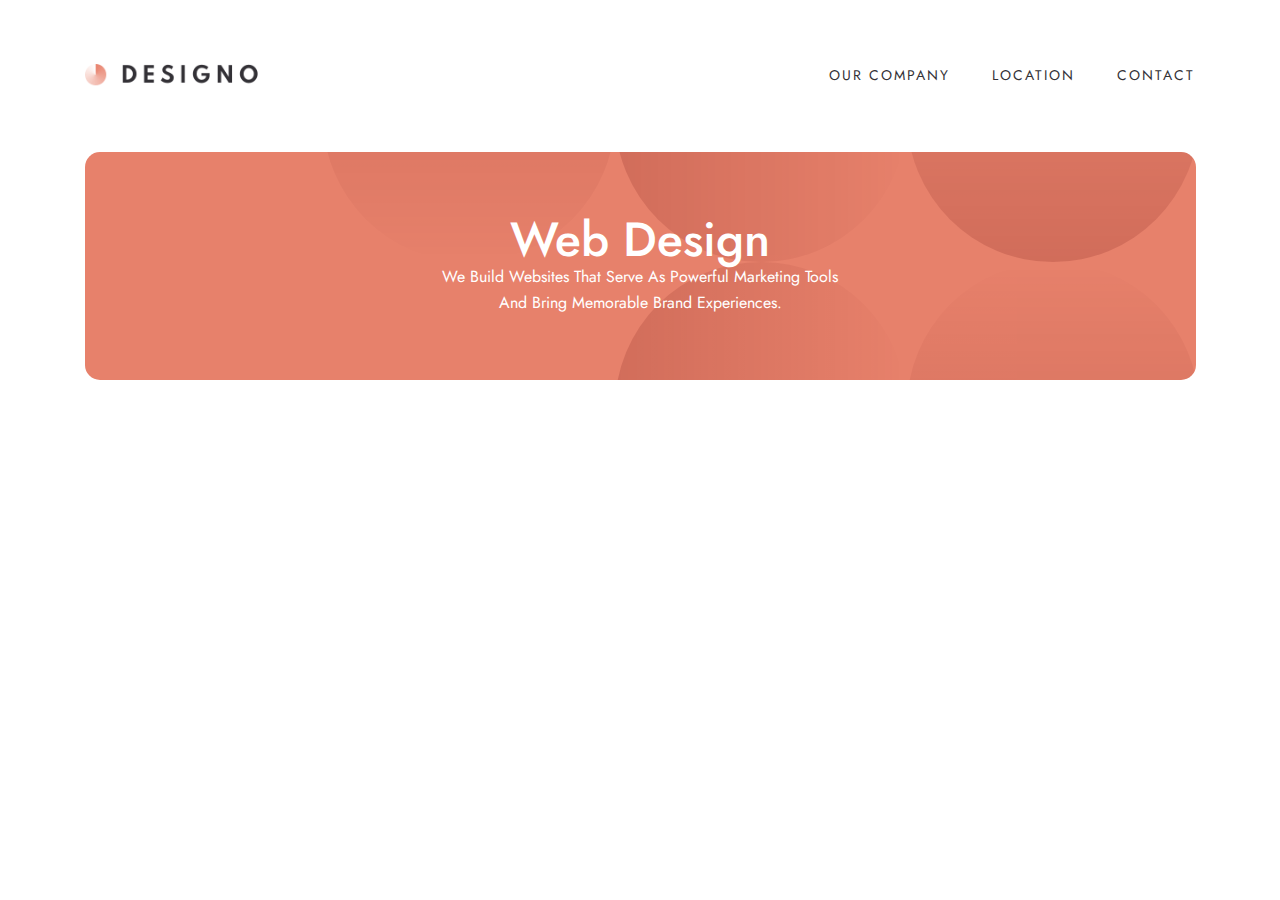
<file: pages/web-design.html>
<!DOCTYPE html>
<html lang="en">
  <head>
    <meta charset="UTF-8" />
    <meta name="viewport" content="width=device-width, initial-scale=1.0" />

    <title>web-design</title>
    <link rel="stylesheet" href="../css/web-design.css" />
  </head>
  <body>
    <header>
      <nav>
        <div class="container">
          <div class="navigation">
            <img src="../images/shared/desktop/logo-dark.png" alt="logo" />
            <a href="../menu.html">
              <img
                class="icon-hamburger"
                src="../images/shared/mobile/icon-hamburger.svg"
                alt="icon-hamburger"
            /></a>
            <ul class="menu">
              <li><a href="../pages/about.html">our company</a></li>
              <li><a href="../pages/location.html">location</a></li>
              <li><a href="../pages/contact.html">contact</a></li>
            </ul>
          </div>
        </div>
      </nav>
      <div class="container">
        <div class="web-design-main">
          <img
            src="../images/web-design/desktop/bg-pattern-intro-web.svg"
            alt="/"
            class="five-circle"
          />
          <h1>web design</h1>
          <p>
            We build websites that serve as powerful marketing tools <br />and
            bring memorable brand experiences.
          </p>
        </div>
      </div>
    </header>
    <main>
      <section></section>
    </main>
  </body>
</html>
</file>
<file: css/home.css>
@import "../css/navigation.css";
@import "../css/global.css";
@import "./button.css";
@import "./footer.css";
.award-winning-main {
  display: flex;
  justify-content: space-between;
  align-items: center;
  background-color: var(--peach-color);
  border-radius: 10px;
  position: relative;
  background-repeat: no-repeat;
  margin-bottom: 16rem;
  padding-left: 9.5rem;
}
.circle {
  position: absolute;
  left: 40.7rem;
  top: 5px;
}
.award-winning-main h1 {
  font-size: var(--h1-fs);
  line-height: var(--h1-2-ln);
  color: var(--white-color);
}
.award-winning-main p {
  font-size: var(--p-fs);
  line-height: var(--p-ln);
  width: 54rem;

  padding-top: 2.1rem;
  color: var(--white-color);
}
.button {
  padding-top: 4rem;
}
.design-main {
  display: flex;
  gap: 3rem;
}

.web-design,
.app-design,
.graphic-design {
  text-align: center;
  color: var(--white-color);
  border-radius: 10px;
  width: 54.1rem;
}

.app-fraphic-design {
  display: flex;
  flex-direction: column;
  gap: 2.4rem;
}
.web-design {
  background-image: url(../images/home/desktop//image-web-design-large.jpg);
  height: 64rem;
}
.web-design h2 {
  padding-top: 32rem;
}

.web-design h2,
.app-design h2,
.graphic-design h2 {
  font-size: var(--h2-fs);
  line-height: var(--h1-2-ln);
}
.app-design,
.graphic-design {
  display: flex;
  flex-direction: column;
  justify-content: center;
}

.web-design p,
.app-design p,
.graphic-design p {
  font-size: var(--p-fs);
  line-height: var(--p-ln);
  letter-spacing: var(--h3-ls);
}
.app-design {
  height: 30.8rem;
  background-image: url(../images/home/desktop/image-app-design.jpg);
}
.graphic-design {
  background-image: url(../images/home/desktop/image-graphic-design.jpg);
  height: 30.8rem;
}
.app-design:hover {
  background-image: linear-gradient(
      rgba(244, 69, 5, 0.5),
      rgba(241, 86, 20, 0.5)
    ),
    url(../images/home/desktop/image-app-design.jpg);
}
.web-design:hover {
  background-image: linear-gradient(
      rgba(244, 69, 5, 0.5),
      rgba(241, 86, 20, 0.5)
    ),
    url(../images/home/desktop/image-web-design-large.jpg);
}
.graphic-design:hover {
  background-image: linear-gradient(
      rgba(244, 69, 5, 0.5),
      rgba(241, 86, 20, 0.5)
    ),
    url(../images/home/desktop/image-graphic-design.jpg);
}
.passionate-resourceful-frendly-main {
  display: flex;
  align-items: center;
  justify-content: space-between;
  padding-top: 16rem;
}
.passionate-resourceful-frendly {
  display: flex;
  flex-direction: column;
  align-items: center;
  text-align: center;
  max-width: 35rem;
}
.passionate-resourceful-frendly h3 {
  font-size: var(--h3-fs);
  line-height: 2.6rem;
  padding-top: 4.8rem;
  padding-bottom: 3.2rem;
  text-transform: uppercase;
}
.passionate-resourceful-frendly p {
  font-size: var(--p-fs);
  line-height: var(--p-ln);
  color: var(--dark-gray);
}
.icon-hamburger {
  display: none;
}

/* tablet uchun responsive */

@media screen and (max-width: 1049px) {
  .award-winning-main {
    flex-direction: column;
    padding: 0;
    text-align: center;
    overflow: hidden;
  }
  .button {
    position: relative;
    z-index: 1;
  }
  .award-winning-main h1 {
    max-width: 57.3rem;
    width: 100%;
    padding-top: 6rem;
  }
  .circle {
    left: 45.7rem;
    top: 109px;
  }
  .award-winning-main p {
    max-width: 57.3rem;
    /* width: 80%; */
    text-align: center;
  }
  .award-winning-main img:first-of-type {
    margin-bottom: -15rem;
  }
  .design-main {
    flex-direction: column;
    align-items: center;
    margin: 0 auto;
  }
  .web-design,
  .app-design,
  .graphic-design {
    background-image: url(../images/home/tablet/image-web-design.jpg);
    background-repeat: no-repeat;
    /* max-width: 68.9em; */
    max-height: 20rem;
    /* width: 100%; */
    display: flex;
    flex-direction: column;
    justify-content: center;
  }
  .web-design h2 {
    padding-top: 0;
    text-align: center;
  }
  .app-design {
    background-image: url(../images/home/tablet/image-app-design.jpg);
  }
  .graphic-design {
    background-image: url(../images/home/tablet/image-graphic-design.jpg);
  }
}
/* tablet uchun davomi */
@media screen and (max-width: 850px) {
  .lets-talk-main {
    flex-direction: column;
    text-align: center;
    justify-content: center;
  }
  .lets-talk-title h2 {
    max-width: 100%;
    padding-top: 5.7rem;
  }
  .lets-talk-title p {
    padding-bottom: 3.2rem;
  }
  .passionate-resourceful-frendly-main {
    flex-direction: column;
    justify-content: center;
  }
  .passionate-resourceful-frendly {
    flex-direction: row;
    max-width: 100%;
  }
  .for-tablat-diiv {
    display: flex;
    flex-direction: column;
    justify-content: left;
    text-align: left;
    padding-left: 4.8rem;
    max-width: 43.84rem;
    width: 100%;
  }
}
/* mobile uchun */
@media screen and (max-width: 700px) {
  .lets-talk-btn {
    padding-bottom: 6.4rem;
  }
}
@media screen and (max-width: 600px) {
  .award-winning-main h1 {
    font-size: 3.2rem;
    line-height: 3.6rem;
    max-width: 32.8rem;
    margin: 0 auto;
  }
  .award-winning-main p {
    max-width: 32.7rem;
  }
  .menu {
    display: none;
  }
  .icon-hamburger {
    display: inline;
  }
  .navigation img {
    width: auto;
  }
  .passionate-resourceful-frendly {
    flex-direction: column;
  }
  .for-tablat-diiv {
    justify-content: center;
    text-align: center;
  }
  .designo {
    flex-direction: column;
  }
  .menu-footer {
    flex-direction: column;
    padding-top: 2rem;
  }
  .lets-talk-main {
    margin-bottom: 54.2rem;
  }
  .nav-footer {
    justify-content: center;
    align-items: center;
    flex-direction: column;
    gap: 4rem;
  }
}

@media screen and (max-width: 380px) {
  .circle {
    left: 0.7rem;
    top: 5.9rem;
  }
}
</file>
<file: css/about.css>
@import "./navigation.css";
@import "./global.css";
@import "./footer.css";

.about-us-main {
  padding-left: 9.5rem;
  position: relative;
  display: flex;
  justify-content: space-between;
  overflow: hidden;
  align-items: center;
  background-color: var(--peach-color);
  border-radius: 1.5rem;
  margin-bottom: 16rem;
}
.about-us-title h1 {
  font-size: var(--h1-fs);
  line-height: var(--h1-2-ln);
  color: var(--white-color);
  text-transform: capitalize;
}
.about-us-title p {
  font-size: var(--p-fs);
  line-height: var(--p-ln);
  color: var(--white-color);
  max-width: 45.8rem;
  padding-top: 3.2rem;
}
.about-bg {
  position: absolute;
  bottom: 10px;
  left: -0px;
}
.main-bg-about {
  z-index: 1;
}

.world-class-talent-main {
  display: flex;
  justify-content: space-between;
  align-items: center;
  position: relative;
  background-color: var(--dark-white);
  border-radius: 1.5rem;
  margin-bottom: 16rem;
}
.world-class-talent-title {
  padding-right: 9.4rem;
}
.world-class-talent-main-img {
  border-top-left-radius: 1.5rem;
  border-bottom-left-radius: 1.5rem;
  max-width: 47.6rem;
  max-height: 60rem;
  z-index: 1;
}
.world-class-talent-main-bg {
  position: absolute;
  left: 30rem;
  bottom: -1px;
}
.world-class-talent-title h2,
.the-real-deal-main-title h2 {
  font-size: var(--h2-fs);
  line-height: var(--h1-2-ln);
  color: var(--peach-color);
  padding-bottom: 2.4rem;
}
.world-class-talent-title p,
.the-real-deal-main-title p {
  font-size: var(--p-fs);
  line-height: var(--p-ln);
  color: var(--dark-gray);
  max-width: 44.5rem;
}
.canada-australia-uk-main {
  display: flex;
  justify-content: space-between;
  align-items: center;
  padding-bottom: 16rem;
}
.canada-australia-uk {
  text-align: center;
}
.canada-australia-uk-images {
  width: 20.2rem;
  height: 20.2rem;
  border-radius: 50%;
  background: linear-gradient(
    90deg,
    rgba(93, 2, 2, 0.1) 0%,
    rgba(93, 2, 2, 0.1) 100%
  );
}
.canada-australia-uk h3 {
  font-size: var(--h3-fs);
  line-height: var(--h3-ln);
  color: var(--dark-gray);
  letter-spacing: var(--h3-ls);
  text-transform: uppercase;
  padding-top: 4.8rem;
  padding-bottom: 3.2rem;
}
.the-real-deal-main {
  display: flex;
  justify-content: space-between;
  align-items: center;
  position: relative;
  background-color: var(--dark-white);
  border-radius: 1.5rem;
  margin-bottom: 16rem;
}
.the-real-deal-main-title {
  padding-left: 9.4rem;
}
.the-real-deal-main-img {
  border-top-right-radius: 1.5rem;
  border-bottom-right-radius: 1.5rem;
  max-width: 47.6rem;
  max-height: 60rem;
  z-index: 1;
}
.the-real-deal-main-bg {
  position: absolute;
  left: 30rem;
  bottom: -1px;
}
.icon-hamburger {
  display: none;
}
.for-tablet-about-bg {
  display: none;
}
.for-tablat-world-class-bg {
  display: none;
}
.for-tablet-deal-img {
  display: none;
}
.for-mb-about-hero {
  display: none;
}
.for-mb-world-class-bg {
  display: none;
}
.for-mb-deal-img {
  display: none;
}
/* tablat uchun responsive */

@media screen and (max-width: 1010px) {
  /* * {
    margin-left: auto;
    margin-right: auto;
  } */
  .world-class-talent-title {
    padding: 6.8rem 5.8rem;
  }
  .the-real-deal-main-title {
    padding-right: 9.4rem;
  }
}

@media screen and (max-width: 900px) {
  .about-us-main {
    flex-direction: column;
    margin-left: auto;
    margin-right: auto;
  }
  .main-bg-about {
    display: none;
  }
  .for-tablet-about-bg {
    display: block;
    width: 100%;
    position: relative;
    z-index: 1;
  }
  .about-us-main {
    max-width: 69.8rem;
    padding-left: 0;
  }
  .about-us-title {
    text-align: center;
    padding-top: 6.4rem;
    padding-bottom: 6.4rem;
    position: relative;
    z-index: 1;
  }
  .about-bg {
    left: -180px;
  }
  .world-class-talent-main-img {
    display: none;
  }
  .for-tablat-world-class-bg {
    display: block;
  }
  .world-class-talent-main {
    flex-direction: column;
    overflow: hidden;
    max-width: max-content;
    margin-left: auto;
    margin-right: auto;
  }
  .canada-australia-uk-main {
    flex-direction: column;
    gap: 8rem;
  }
  .for-tablet-deal-img {
    display: block;
  }
  .the-real-deal-main-img {
    display: none;
  }
  .the-real-deal-main {
    flex-direction: column;
    max-width: max-content;
    overflow: hidden;
  }
  .the-real-deal-main-title {
    text-align: center;
    padding: 6.8rem 0 9.4rem 0;
  }
  .lets-talk-main {
    flex-direction: column;
    text-align: center;
    height: 35rem;
  }
  .lets-talk-title {
    padding: 5.7rem;
  }
  .lets-talk-btn {
    padding-bottom: 5.7rem;
  }
}
/* mobile uchun responsive */

@media screen and (max-width: 600px) {
  .about-us-title h1,
  .world-class-talent-title h2,
  .the-real-deal-main-title h2 {
    font-size: 3.2rem;
    line-height: 3.6rem;
  }
  .menu {
    display: none;
  }
  .icon-hamburger {
    display: block;
    width: auto;
  }
  .for-mb-about-hero {
    display: block;
    /* max-width: 37.5rem */
  }
  .for-tablet-about-bg {
    display: none;
  }
  .about-us-main {
    max-width: max-content;
    width: 37.5rem;
  }
  .about-us-title {
    padding: 6.4rem 2.4rem;
  }

  .for-tablat-world-class-bg {
    display: none;
  }
  .for-mb-world-class-bg {
    display: block;
  }
  .world-class-talent-main {
    max-width: max-content;
    width: 37.5rem;
  }
  .world-class-talent-title {
    padding: 8rem 2.4rem;
    text-align: center;
  }
  .for-mb-deal-img {
    display: block;
  }
  .for-tablet-deal-img {
    display: none;
  }
  .lets-talk-main {
    margin-bottom: 33rem;
    bottom: 30rem;
  }
  .the-real-deal-main {
    width: 37.5rem;
    max-width: max-content;
  }
  .the-real-deal-main-title {
    padding: 8rem 2.4rem 10.5rem 2.4rem;
  }
  .designo {
    flex-direction: column;
  }
  .menu-footer {
    flex-direction: column;
    padding-top: 2rem;
  }
  .nav-footer {
    flex-direction: column;
    justify-content: center;
    align-items: center;
    gap: 4rem;
  }
}
@media screen and (max-width: 590px) {
  .lets-talk-title {
    padding: 1rem;
  }
  .lets-talk-main {
    height: 40rem;
  }
}
</file>
<file: css/contact.css>
@import "./navigation.css";
@import "./global.css";
@import "./footer.css";
@import "./about.css";
.form {
  display: flex;
  justify-content: space-between;
  position: relative;
  overflow: hidden;
  max-width: 111.1rem;
  max-height: 48rem;
  background-color: var(--peach-color);
  border-radius: 1.5rem;
  padding-bottom: 7rem;
}
.labels {
  display: flex;
  padding: 5.5rem 9.6rem 5.5rem 0;
  flex-direction: column;
  gap: 30px;
}
.contact-main-bg {
  position: absolute;
  z-index: 1;
  bottom: -4rem;
  left: -5.7rem;
}
.contact-title {
  max-width: 54rem;
  padding: 13.5rem 0 16rem 9.5rem;
}
.contact-title h1 {
  font-size: var(--h1-fs);
  line-height: var(--h1-2-ln);
  color: var(--white-color);
  text-transform: capitalize;
}
.contact-title p {
  font-size: var(--p-fs);
  line-height: var(--p-ln);
  color: var(--white-color);
  max-width: 45.8rem;
  padding-top: 3.2rem;
}
.labels input {
  outline-style: none;
  z-index: 2;
  border: none;
  padding: 2.5rem 26.9rem 1rem 1.6rem;
  background-color: rgba(231, 129, 107, 1);
  border-bottom: 1px solid var(--dark-white);
  color: var(--dark-white);
  opacity: 50%;
}
span {
  display: flex;
  justify-content: right;
}
.textarea {
  padding-bottom: 5rem;
}
input::placeholder {
  color: var(--dark-white);
}
.canada-australia-uk-main {
  padding-top: 16rem;
}
.designo {
  margin-top: 0;
}

/* tablet uchun responsive */
@media screen and (max-width: 950px) {
  .contact-title {
    width: 100%;
    padding: 7.1rem 5.8rem 4rem 5.8rem;
  }
  .form {
    margin: 0 auto;
    flex-direction: column;
    max-height: max-content;
    align-items: center;
    max-width: 92rem;
  }
  .labels {
    padding: 0 5.8rem;
    /* max-width: 57.3rem; */
  }
}
@media screen and (max-width: 600px) {
  .icon-hamburger {
    display: block;
  }
}
</file>
<file: css/location.css>
@import "./navigation.css";
@import "./global.css";
@import "./footer.css";
.canada-uk-main {
  display: flex;
  justify-content: space-between;
  align-items: center;
  padding-bottom: 3.2rem;
}

.canada-uk {
  padding: 8.8rem 9rem;
  width: 70rem;
  height: 32.6rem;
  background-color: var(--dark-white);
  border-radius: 1.5rem;
  position: relative;
}
.canada-uk h1 {
  font-size: var(--h1-fs);
  line-height: var(--h1-2-ln);
  color: var(--peach-color);
  padding-bottom: 2.4rem;
  text-transform: capitalize;
}
.canada-uk p,
.canada-uk a {
  font-size: var(--p-fs);
  line-height: var(--p-ln);
  color: var(--dark-gray);
}
.canada-uk h4 {
  font-size: var(--p-fs);
  line-height: var(--p-ln);
  color: var(--dark-gray);
}
.info {
  display: flex;
  justify-content: space-between;
}
.contact-location {
  display: flex;
  flex-direction: column;
}
.map-canada-uk img {
  border-radius: 1.5rem;
}
.location-two-cicrle {
  position: absolute;
  bottom: 0rem;
  left: 5rem;
}
.canada-mb-img {
  display: none;
}
.australia-tablet-map {
  display: none;
}
.uk-tablet-map {
  display: none;
}
.icon-hamburger {
  display: none;
}
/* tablet uchun responsive */
@media screen and (max-width: 1049px) {
  .canada-mb-img {
    display: block;
    border-radius: 1.5em;
  }
  .map-canada-uk {
    display: none;
  }
  .canada-uk-main {
    flex-direction: column;
    gap: 3rem;
  }
  .australia-tablet-map {
    display: block;
    border-radius: 1.5em;
  }
  .uk-tablet-map {
    display: block;
    border-radius: 1.5em;
  }
}
@media screen and (max-width: 860px) {
  .lets-talk-main {
    flex-direction: column;
    text-align: center;
    width: 100%;
    justify-content: space-around;
  }
  .lets-talk-main h2 {
    width: 100%;
    max-width: 57.3rem;
  }
}
/*  */
/* mobile uchun responsive  */
/*  */

@media screen and (max-width: 600px) {
  .menu {
    display: none;
  }
  .icon-hamburger {
    display: inline;
  }
  .canada-mb-img,
  .australia-tablet-map,
  .uk-tablet-map {
    max-width: 37.5rem;
    height: 32rem;
    border-radius: 0px;
  }
  .canada-uk-main {
    gap: 0;
  }
  .canada-uk h1 {
    font-size: 3.2rem;
    line-height: 3.6rem;
    text-align: center;
    padding: 6rem 0 2rem 0;
  }
  .info {
    display: flex;
    flex-direction: column;
    align-items: center;
    gap: 2.4rem;
    padding-bottom: 8rem;
  }
  .canada-uk {
    border-radius: 0;
    width: 37.5rem;
    padding: 0;
  }
  .lets-talk-main {
    margin-bottom: 33rem;
    bottom: 30rem;
  }
  .the-real-deal-main {
    width: 37.5rem;
    max-width: max-content;
  }
  .the-real-deal-main-title {
    padding: 8rem 2.4rem 10.5rem 2.4rem;
  }
  .designo {
    flex-direction: column;
  }
  .menu-footer {
    flex-direction: column;
    padding-top: 2rem;
  }
  .nav-footer {
    flex-direction: column;
    justify-content: center;
    align-items: center;
    gap: 4rem;
  }
}
@media screen and (max-width: 590px) {
  .lets-talk-title {
    padding: 1rem;
  }
  .lets-talk-main {
    height: 40rem;
  }
}
@media screen and (max-width: 400px) {
  .lets-talk-main {
    height: 55rem;
  }
  .designo {
    padding-top: 30.2rem;
  }
}
</file>
<file: css/web-design.css>
@import "./global.css";
@import "./navigation.css";
@import "./footer.css";

/* iconkani yoq qildim */
.icon-hamburger {
  display: none;
}
/* web-design-main */
.web-design-main {
  background-color: var(--peach-color);
  padding: 6.4rem 19rem;
  text-align: center;
  color: var(--white-color);
  text-transform: capitalize;
  border-radius: 1.5rem;
  position: relative;
  overflow: hidden;
}
.web-design-main h1 {
  position: relative;
  z-index: 3;
  font-size: var(--h1-fs);
  line-height: var(--h1-2-ln);
}
.web-design-main p {
  font-size: var(--p-fs);
  line-height: var(--p-ln);
  position: relative;
  z-index: 4;
}
.five-circle {
  position: absolute;
  z-index: 1;
  left: 23.8rem;
  top: -18.2rem;
}
</file>
